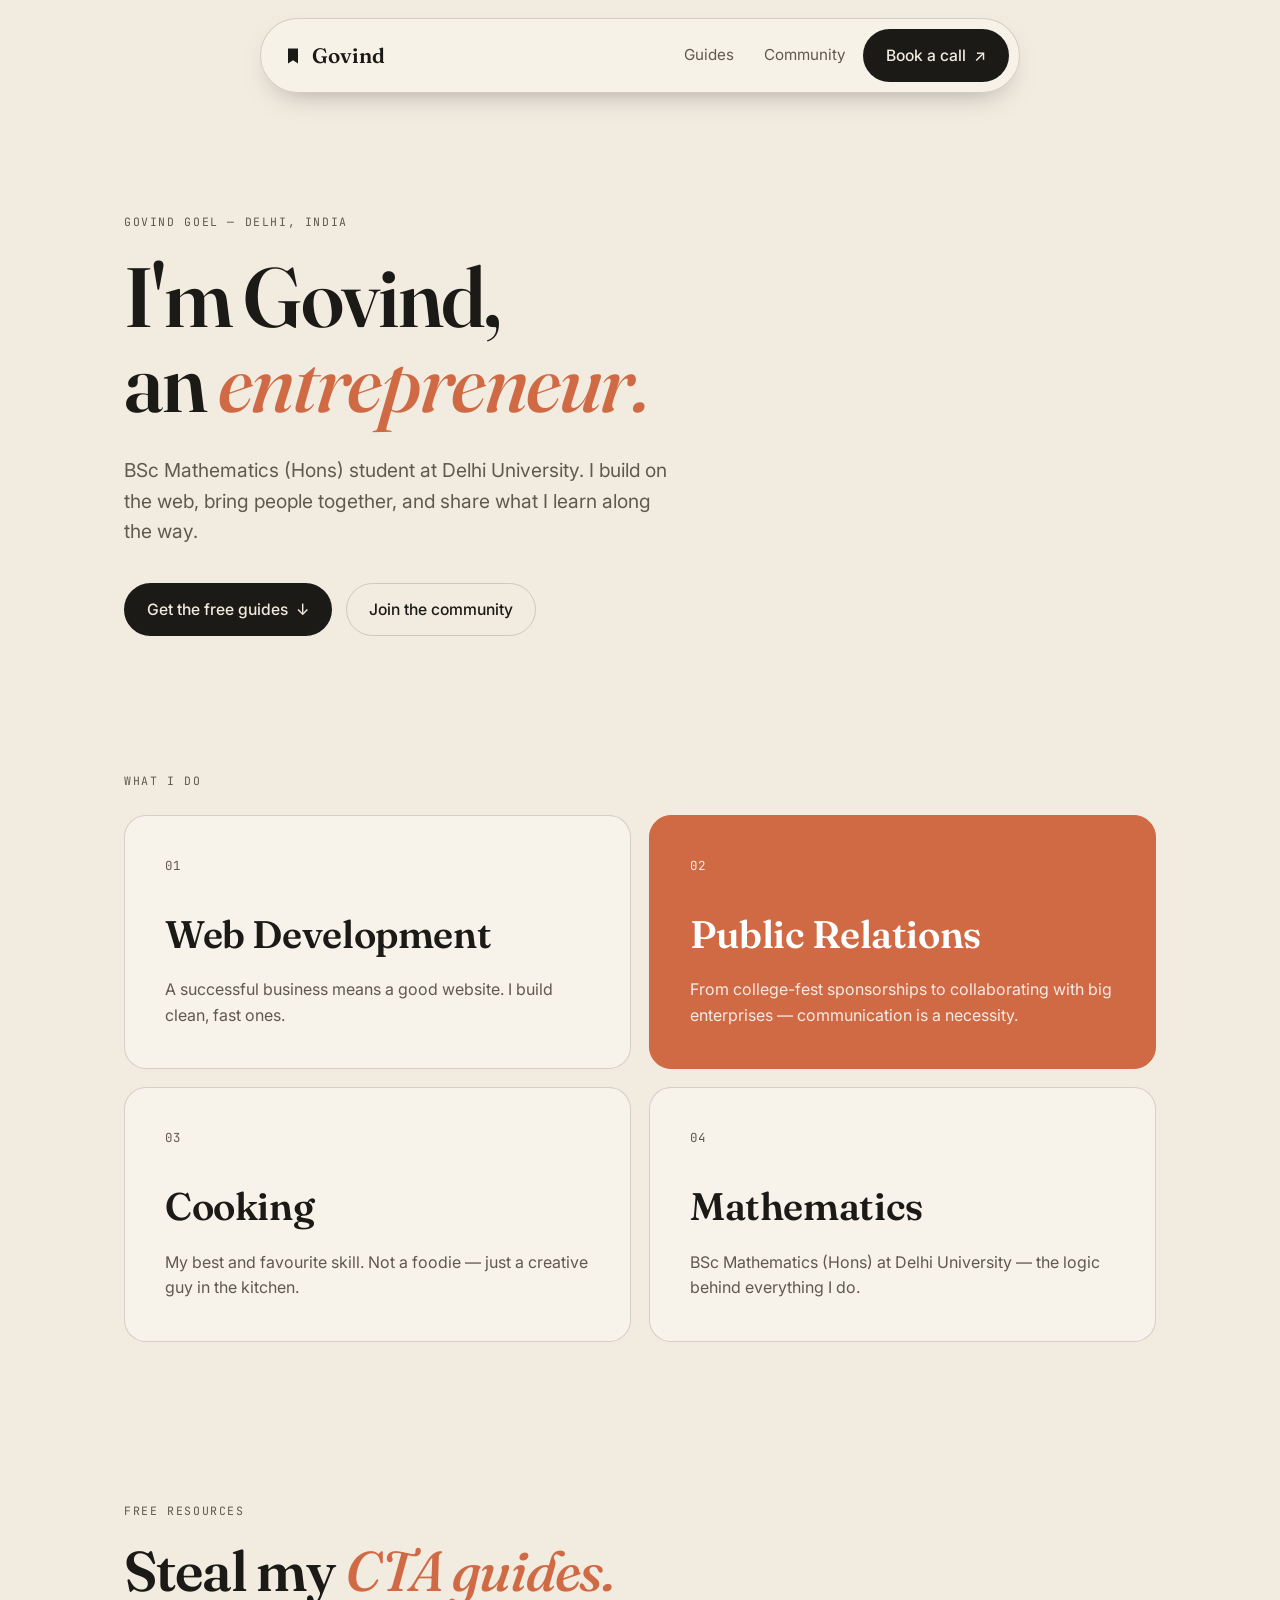
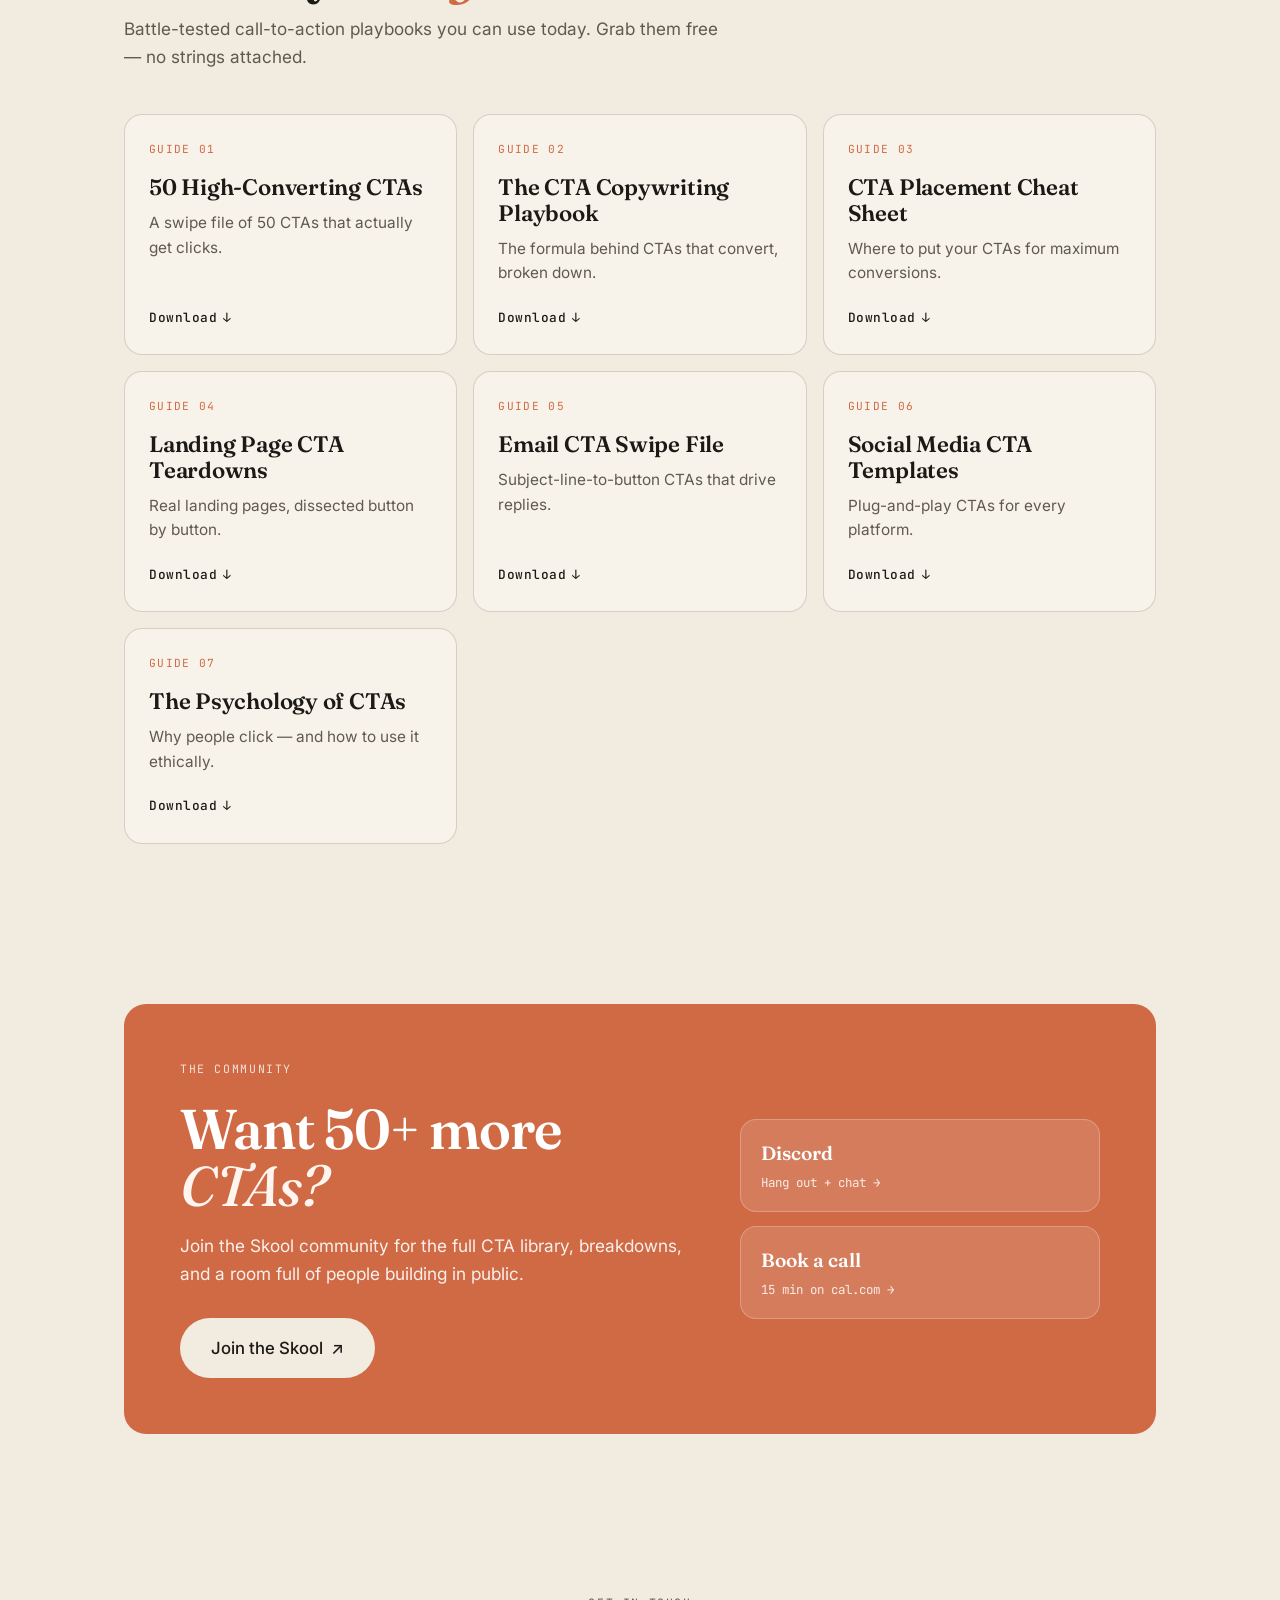
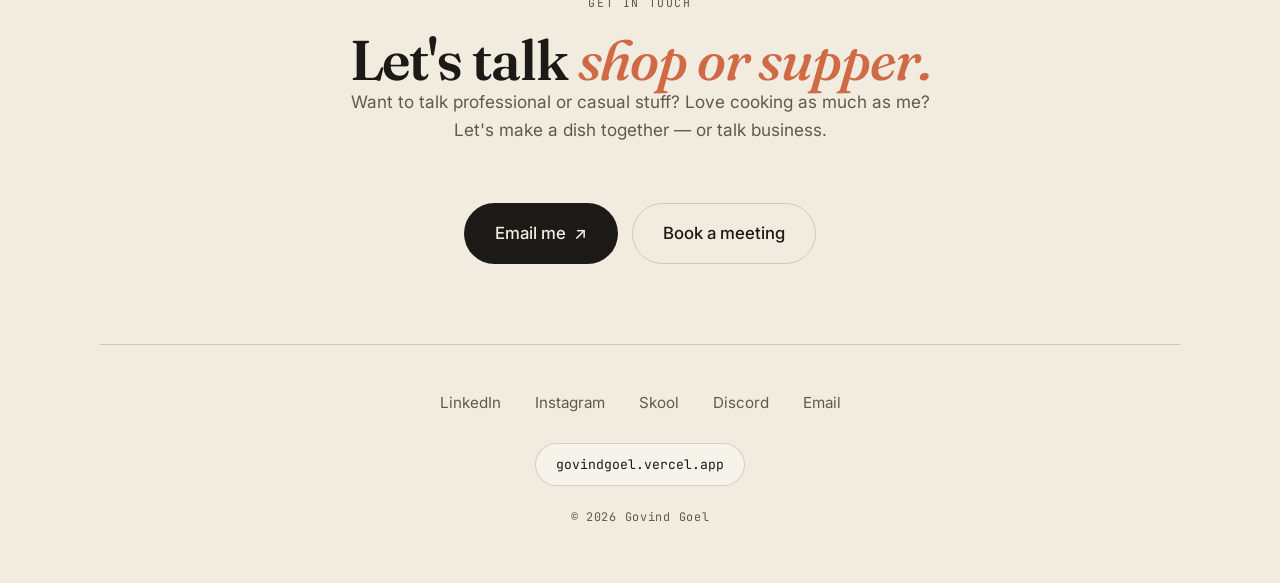
<file: index.html>
<!DOCTYPE html>
<html lang="en" dir="ltr">
  <head>
    <script>
      document.documentElement.classList.add("js");
    </script>
    <meta charset="utf-8" />
    <meta name="viewport" content="width=device-width, initial-scale=1.0" />
    <meta name="description" content="Govind Goel — entrepreneur and BSc Mathematics (Hons) student at Delhi University. Free CTA guides, a Skool community, and a way to get in touch." />
    <meta name="author" content="Govind Goel" />
    <meta property="og:title" content="Govind Goel — Entrepreneur" />
    <meta property="og:description" content="Free CTA guides + a community for people who want more." />
    <meta property="og:type" content="website" />

    <title>Govind Goel — Entrepreneur</title>

    <link rel="icon" type="image/svg+xml" href="favicon.svg" />
    <link rel="preconnect" href="https://fonts.googleapis.com" />
    <link rel="preconnect" href="https://fonts.gstatic.com" crossorigin />
    <link
      href="https://fonts.googleapis.com/css2?family=Fraunces:ital,opsz,wght@0,9..144,400;0,9..144,500;0,9..144,600;0,9..144,700;1,9..144,400;1,9..144,500;1,9..144,600&family=Inter:wght@400;500;600&family=JetBrains+Mono:wght@400;500&display=swap"
      rel="stylesheet"
    />
    <link rel="stylesheet" href="CSS/styles.css" />
  </head>

  <body>
    <!-- Floating pill nav -->
    <header class="nav" id="top">
      <div class="nav__pill">
        <a href="#top" class="brand">
          <svg class="brand__mark" viewBox="0 0 24 24" aria-hidden="true">
            <path d="M6 3h12v18l-6-4-6 4V3z" />
          </svg>
          <span>Govind</span>
        </a>
        <nav class="nav__menu">
          <a href="#guides">Guides</a>
          <a href="#community">Community</a>
          <!-- TODO: replace with your real cal.com link -->
          <a href="https://cal.com/your-handle" target="_blank" rel="noopener" class="btn btn--dark">
            Book a call <span aria-hidden="true">↗</span>
          </a>
        </nav>
      </div>
    </header>

    <main>
      <!-- Hero (real govindgoel.vercel.app content) -->
      <section class="hero">
        <p class="label">Govind Goel — Delhi, India</p>
        <h1 class="display">
          I'm Govind,<br />
          an <em>entrepreneur.</em>
        </h1>
        <p class="hero__lead">
          BSc Mathematics (Hons) student at Delhi University. I build on the web,
          bring people together, and share what I learn along the way.
        </p>
        <div class="hero__actions">
          <a href="#guides" class="btn btn--dark">Get the free guides <span aria-hidden="true">↓</span></a>
          <a href="#community" class="btn btn--outline">Join the community</a>
        </div>
      </section>

      <!-- Skills tiles (real content) -->
      <section class="section" id="about">
        <p class="label section__label">What I do</p>
        <div class="grid">
          <article class="tile">
            <span class="tile__num">01</span>
            <h2 class="tile__title">Web Development</h2>
            <p>A successful business means a good website. I build clean, fast ones.</p>
          </article>

          <article class="tile tile--filled">
            <span class="tile__num">02</span>
            <h2 class="tile__title">Public Relations</h2>
            <p>From college-fest sponsorships to collaborating with big enterprises — communication is a necessity.</p>
          </article>

          <article class="tile">
            <span class="tile__num">03</span>
            <h2 class="tile__title">Cooking</h2>
            <p>My best and favourite skill. Not a foodie — just a creative guy in the kitchen.</p>
          </article>

          <article class="tile">
            <span class="tile__num">04</span>
            <h2 class="tile__title">Mathematics</h2>
            <p>BSc Mathematics (Hons) at Delhi University — the logic behind everything I do.</p>
          </article>
        </div>
      </section>

      <!-- CTA Guides -->
      <section class="section" id="guides">
        <div class="guides__head">
          <p class="label">Free resources</p>
          <h2 class="display display--md">Steal my <em>CTA guides.</em></h2>
          <p class="prose">
            Battle-tested call-to-action playbooks you can use today. Grab them
            free — no strings attached.
          </p>
        </div>

        <div class="guides">
          <!-- TODO: replace titles/descriptions + drop the real PDFs in /guides -->
          <a class="guide" href="guides/guide-1.pdf" download>
            <span class="guide__num">Guide 01</span>
            <h3 class="guide__title">50 High-Converting CTAs</h3>
            <p>A swipe file of 50 CTAs that actually get clicks.</p>
            <span class="guide__dl">Download <span aria-hidden="true">↓</span></span>
          </a>

          <a class="guide" href="guides/guide-2.pdf" download>
            <span class="guide__num">Guide 02</span>
            <h3 class="guide__title">The CTA Copywriting Playbook</h3>
            <p>The formula behind CTAs that convert, broken down.</p>
            <span class="guide__dl">Download <span aria-hidden="true">↓</span></span>
          </a>

          <a class="guide" href="guides/guide-3.pdf" download>
            <span class="guide__num">Guide 03</span>
            <h3 class="guide__title">CTA Placement Cheat Sheet</h3>
            <p>Where to put your CTAs for maximum conversions.</p>
            <span class="guide__dl">Download <span aria-hidden="true">↓</span></span>
          </a>

          <a class="guide" href="guides/guide-4.pdf" download>
            <span class="guide__num">Guide 04</span>
            <h3 class="guide__title">Landing Page CTA Teardowns</h3>
            <p>Real landing pages, dissected button by button.</p>
            <span class="guide__dl">Download <span aria-hidden="true">↓</span></span>
          </a>

          <a class="guide" href="guides/guide-5.pdf" download>
            <span class="guide__num">Guide 05</span>
            <h3 class="guide__title">Email CTA Swipe File</h3>
            <p>Subject-line-to-button CTAs that drive replies.</p>
            <span class="guide__dl">Download <span aria-hidden="true">↓</span></span>
          </a>

          <a class="guide" href="guides/guide-6.pdf" download>
            <span class="guide__num">Guide 06</span>
            <h3 class="guide__title">Social Media CTA Templates</h3>
            <p>Plug-and-play CTAs for every platform.</p>
            <span class="guide__dl">Download <span aria-hidden="true">↓</span></span>
          </a>

          <a class="guide" href="guides/guide-7.pdf" download>
            <span class="guide__num">Guide 07</span>
            <h3 class="guide__title">The Psychology of CTAs</h3>
            <p>Why people click — and how to use it ethically.</p>
            <span class="guide__dl">Download <span aria-hidden="true">↓</span></span>
          </a>
        </div>
      </section>

      <!-- Community callout (Skool) -->
      <section class="section" id="community">
        <div class="callout">
          <div class="callout__body">
            <p class="label label--light">The community</p>
            <h2 class="display display--md">Want 50+ more <em>CTAs?</em></h2>
            <p class="callout__text">
              Join the Skool community for the full CTA library, breakdowns,
              and a room full of people building in public.
            </p>
            <!-- TODO: replace with your real Skool link -->
            <a href="https://www.skool.com/your-community" target="_blank" rel="noopener" class="btn btn--paper btn--lg">
              Join the Skool <span aria-hidden="true">↗</span>
            </a>
          </div>
          <div class="callout__links">
            <!-- TODO: replace with your real Discord invite -->
            <a href="https://discord.gg/your-invite" target="_blank" rel="noopener" class="chip">
              <span class="chip__k">Discord</span>
              <span class="chip__v">Hang out + chat →</span>
            </a>
            <!-- TODO: replace with your real cal.com link -->
            <a href="https://cal.com/your-handle" target="_blank" rel="noopener" class="chip">
              <span class="chip__k">Book a call</span>
              <span class="chip__v">15 min on cal.com →</span>
            </a>
          </div>
        </div>
      </section>

      <!-- Contact (real content) -->
      <section class="section contact" id="contact">
        <p class="label">Get in touch</p>
        <h2 class="display display--md">Let's talk <em>shop or supper.</em></h2>
        <p class="prose prose--center">
          Want to talk professional or casual stuff? Love cooking as much as me?
          Let's make a dish together — or talk business.
        </p>
        <div class="contact__actions">
          <a class="btn btn--dark btn--lg" href="mailto:govindnarayangoel395@gmail.com">
            Email me <span aria-hidden="true">↗</span>
          </a>
          <!-- TODO: replace with your real cal.com link -->
          <a class="btn btn--outline btn--lg" href="https://cal.com/your-handle" target="_blank" rel="noopener">
            Book a meeting
          </a>
        </div>
      </section>
    </main>

    <!-- Footer -->
    <footer class="footer">
      <nav class="footer__links">
        <a href="https://www.linkedin.com/in/govind-goel-08886a194/" target="_blank" rel="noopener">LinkedIn</a>
        <a href="https://www.instagram.com/govind_goel/?hl=en" target="_blank" rel="noopener">Instagram</a>
        <!-- TODO: replace with your real Skool link -->
        <a href="https://www.skool.com/your-community" target="_blank" rel="noopener">Skool</a>
        <!-- TODO: replace with your real Discord invite -->
        <a href="https://discord.gg/your-invite" target="_blank" rel="noopener">Discord</a>
        <a href="mailto:govindnarayangoel395@gmail.com">Email</a>
      </nav>
      <div class="footer__pill">govindgoel.vercel.app</div>
      <p class="footer__copy">© <span id="year">2026</span> Govind Goel</p>
    </footer>

    <script src="js/main.js"></script>
  </body>
</html>
</file>
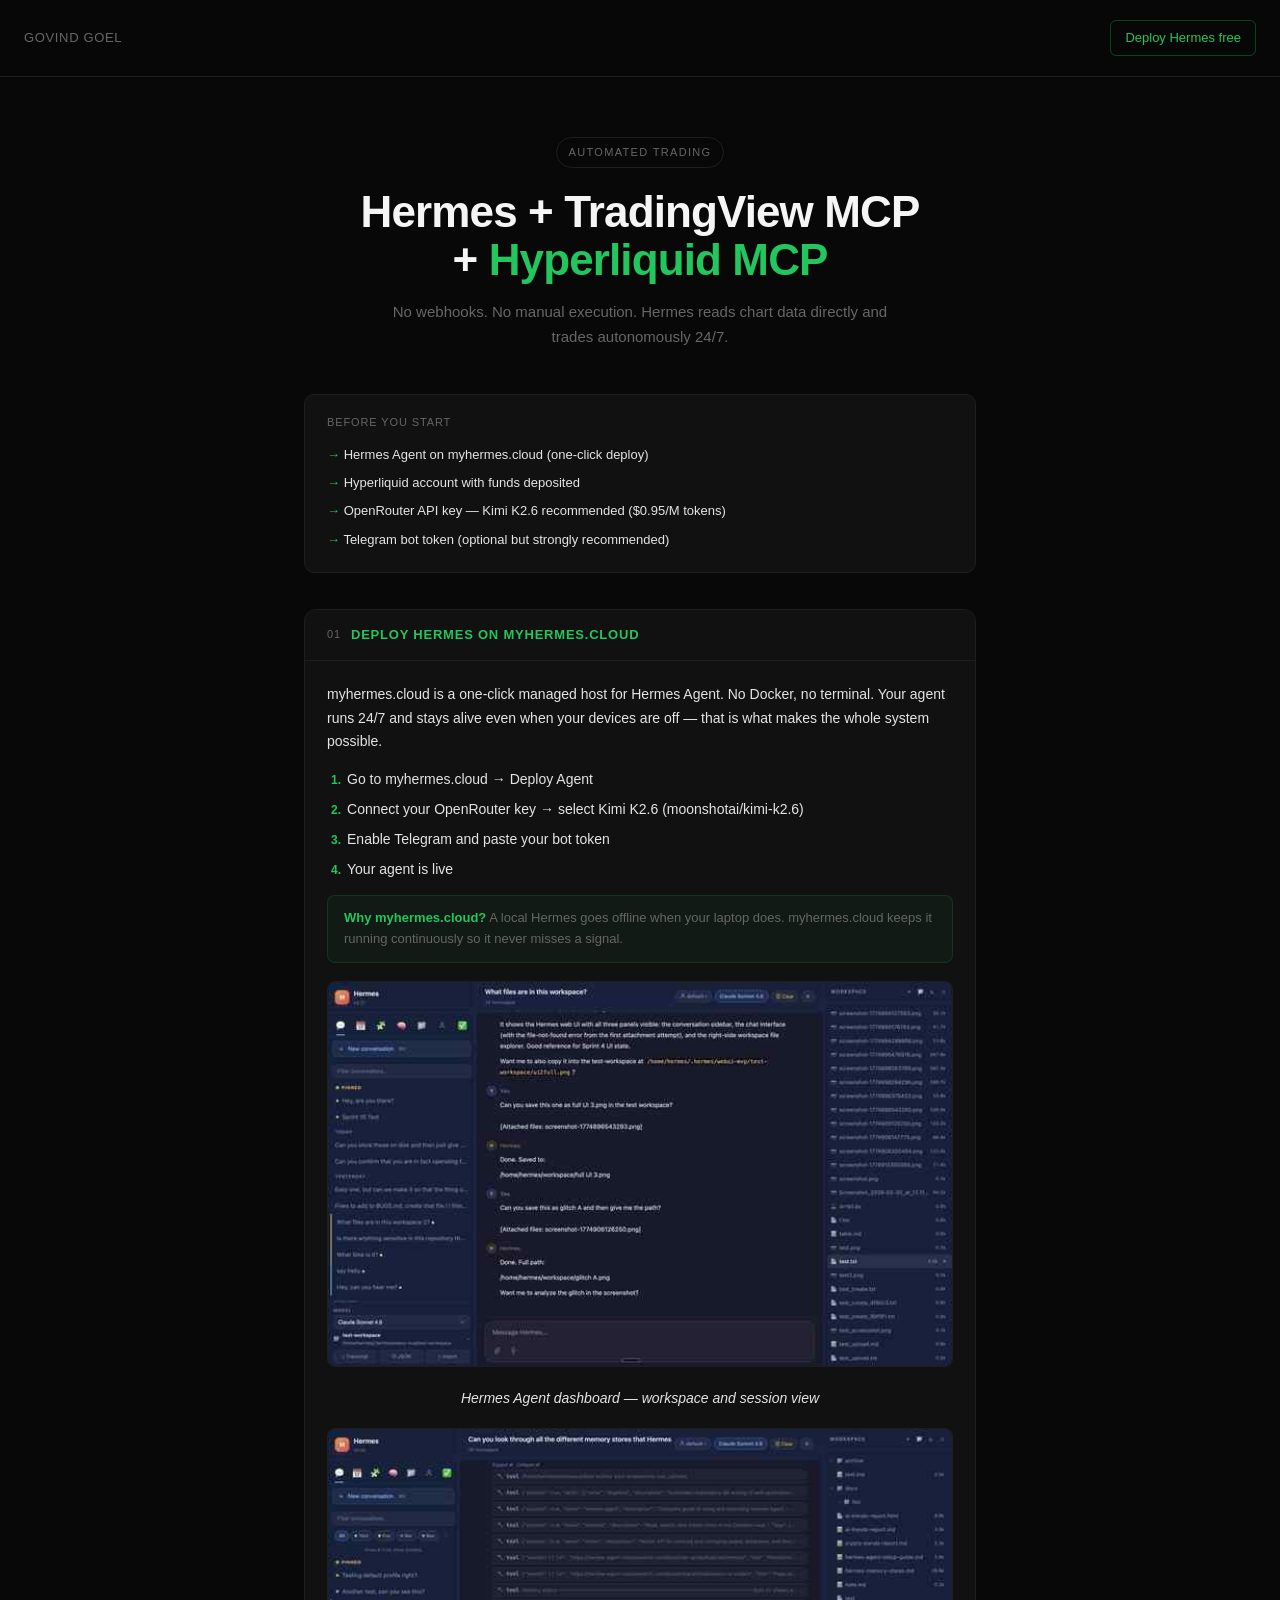
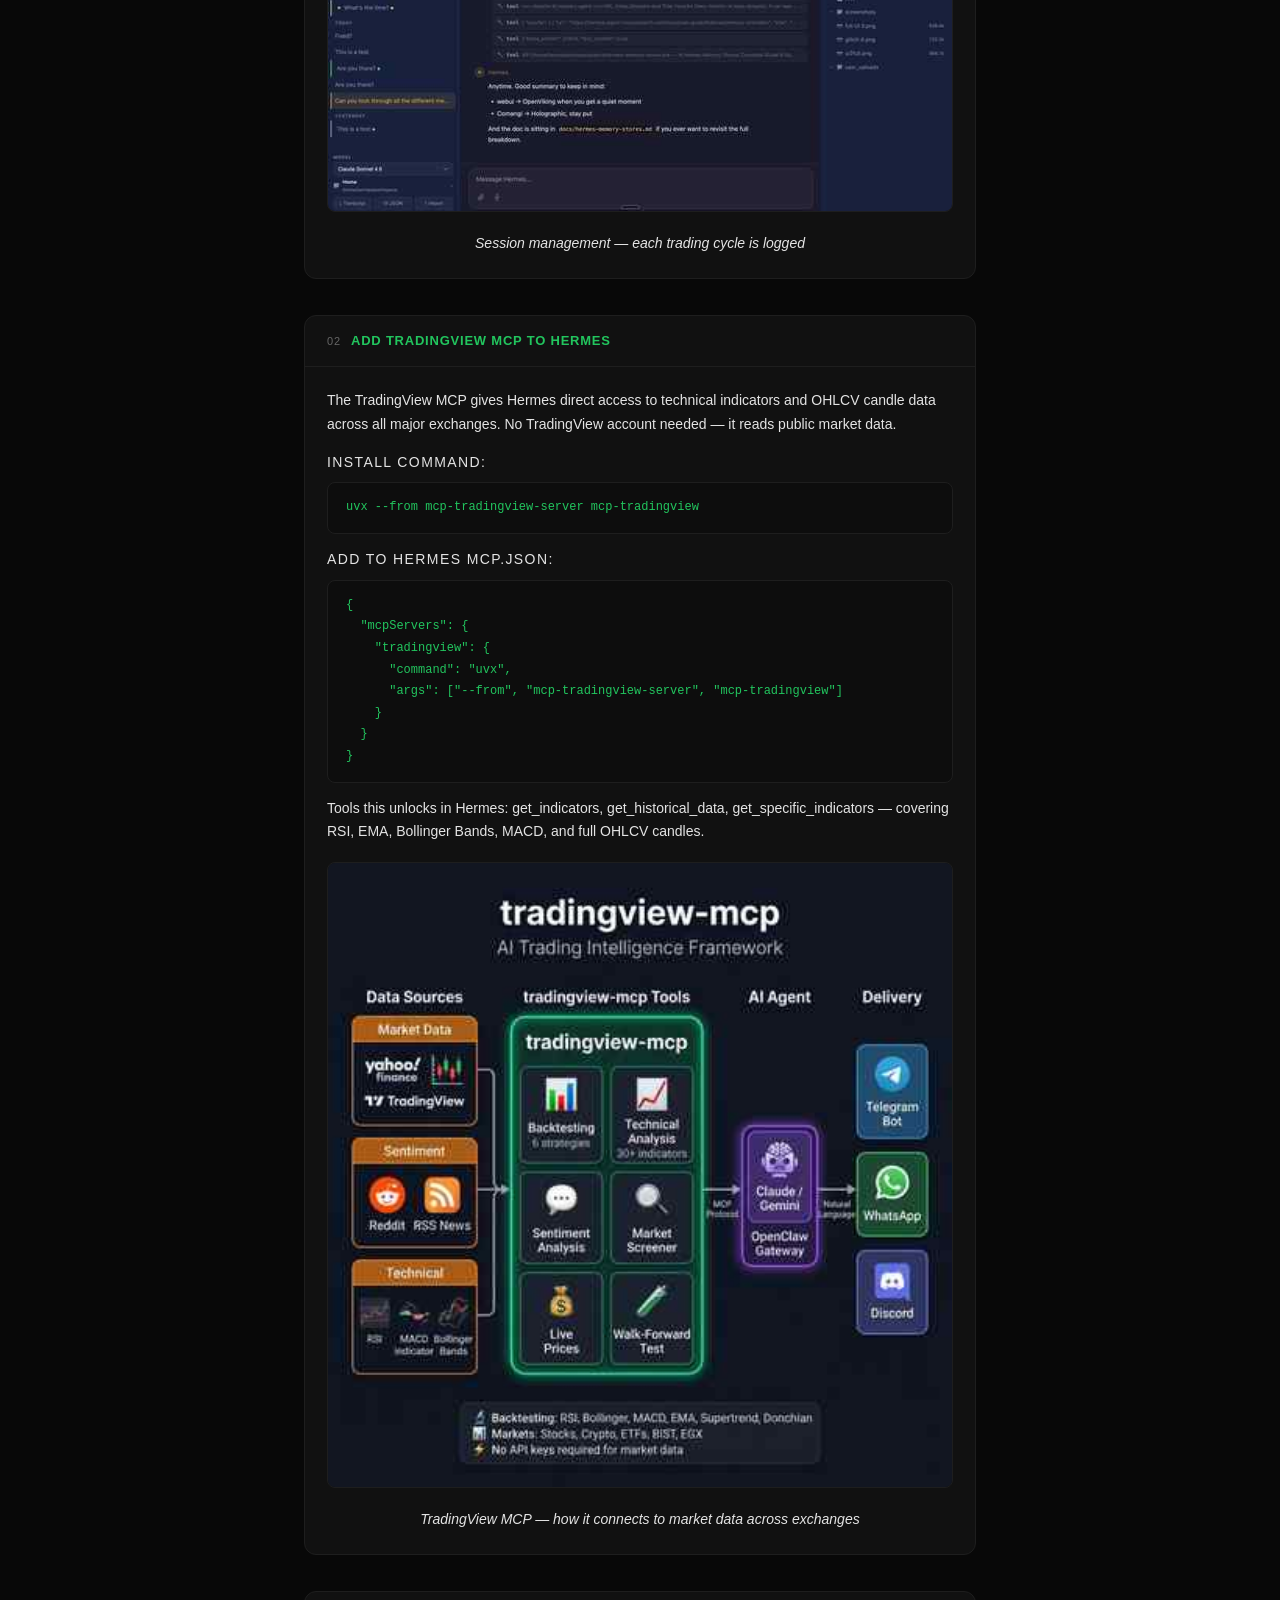
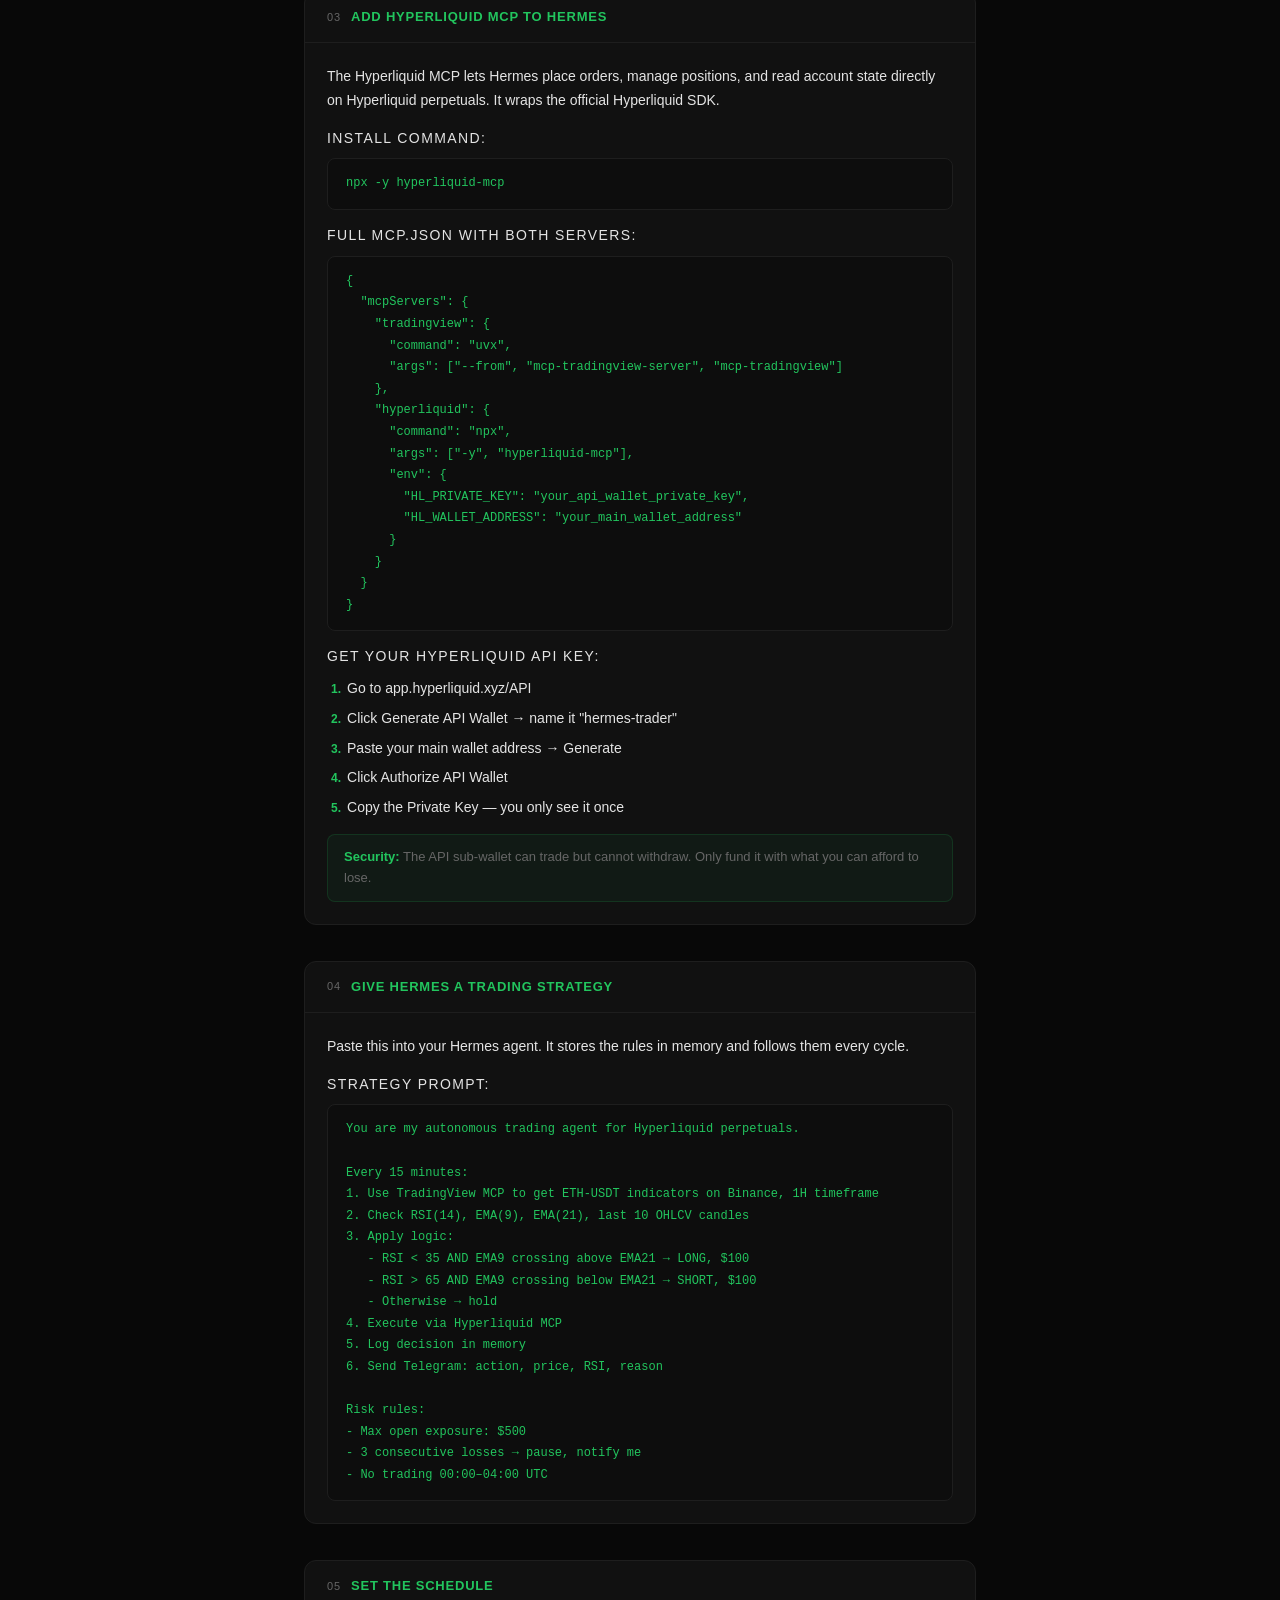
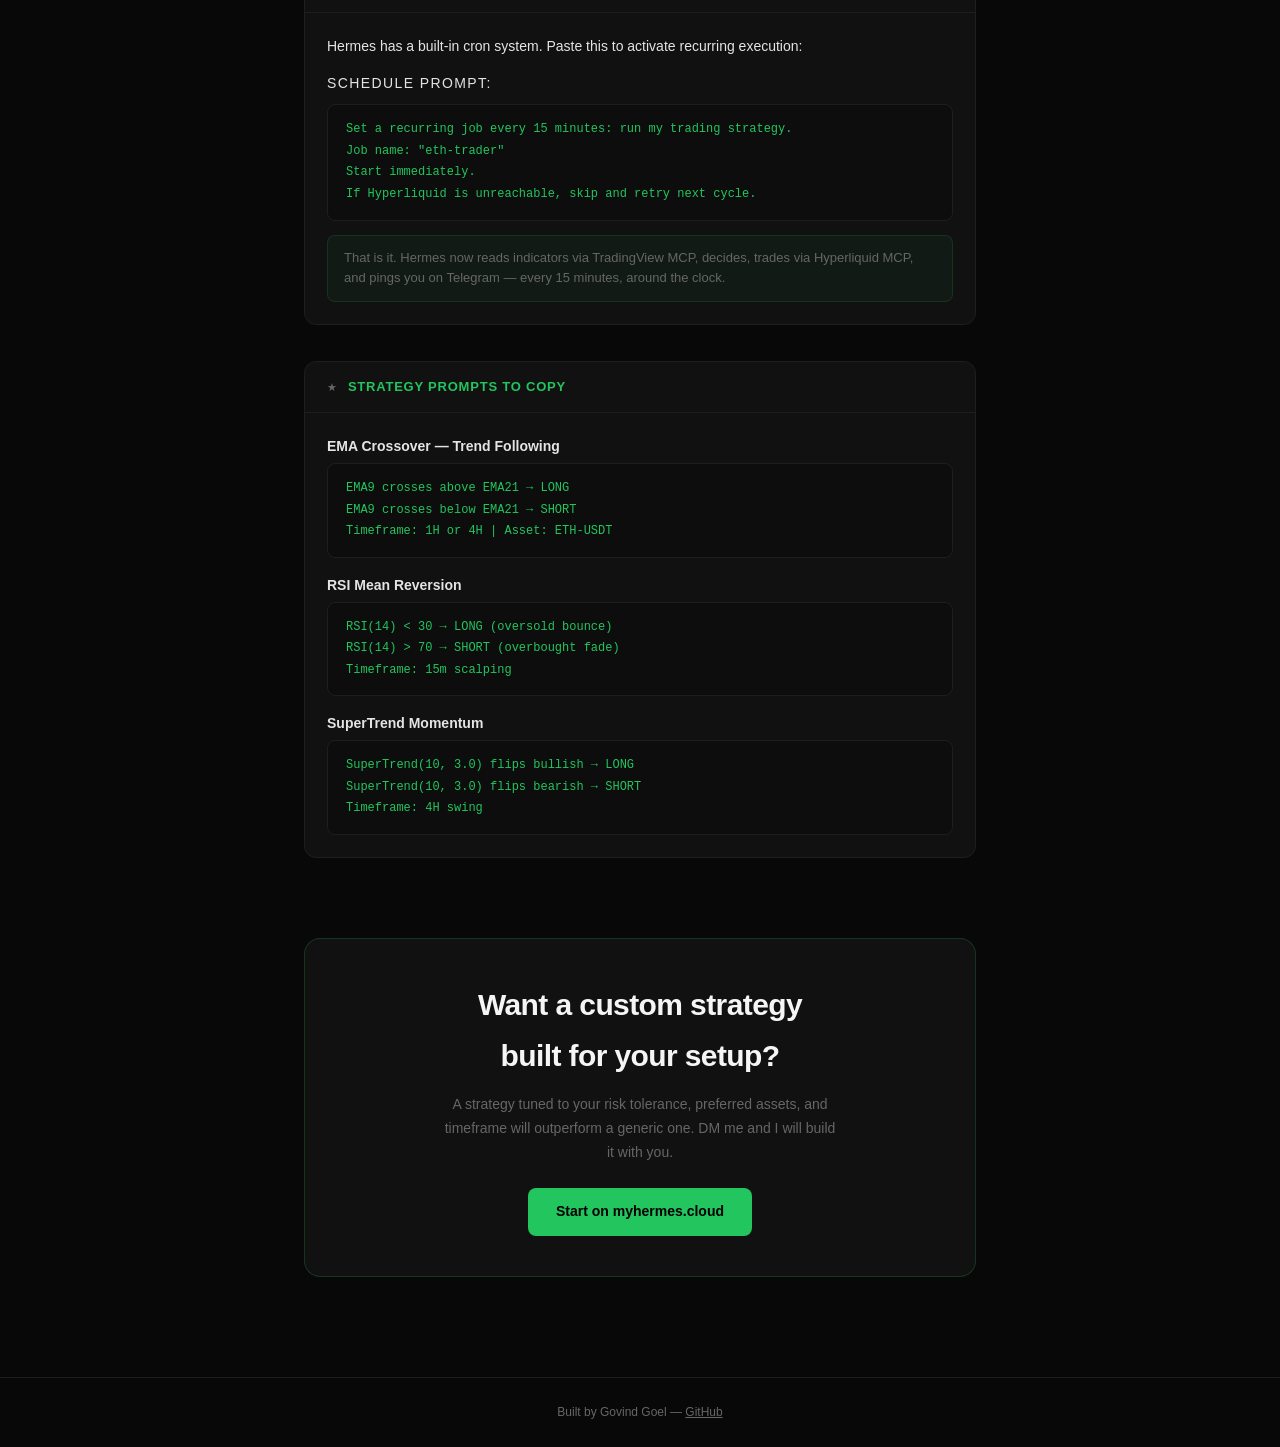
<file: cta/hermes-trading-guide.html>
<!DOCTYPE html>
<html lang="en">
<head>
  <meta charset="UTF-8">
  <meta name="viewport" content="width=device-width, initial-scale=1.0">
  <title>Hermes + TradingView MCP + Hyperliquid MCP — Full Automated Trader</title>
  <style>
    *,*::before,*::after{box-sizing:border-box;margin:0;padding:0}
    body{background:#080808;color:#e4e4e4;font-family:-apple-system,BlinkMacSystemFont,'Segoe UI',sans-serif;font-size:15px;line-height:1.7;-webkit-font-smoothing:antialiased}
    nav{padding:20px 24px;border-bottom:1px solid #1e1e1e;display:flex;align-items:center;justify-content:space-between;position:sticky;top:0;background:rgba(8,8,8,0.92);backdrop-filter:blur(12px);z-index:100}
    .nb{font-size:13px;font-weight:500;letter-spacing:.05em;text-transform:uppercase;color:#666}
    .nc{font-size:13px;color:#22c55e;text-decoration:none;border:1px solid rgba(34,197,94,0.3);padding:6px 14px;border-radius:6px}
    .hero{max-width:720px;margin:0 auto;padding:60px 24px 44px;text-align:center}
    .label{display:inline-block;font-size:11px;letter-spacing:.12em;text-transform:uppercase;color:#666;border:1px solid #1e1e1e;padding:5px 12px;border-radius:100px;margin-bottom:20px}
    h1{font-size:clamp(26px,5vw,44px);font-weight:700;line-height:1.1;letter-spacing:-.02em;color:#f5f5f5;margin-bottom:14px}
    h1 span{color:#22c55e}
    .sub{font-size:15px;color:#666;max-width:520px;margin:0 auto}
    .prereq{max-width:720px;margin:0 auto;padding:0 24px 36px}
    .prereq-box{background:#111;border:1px solid #1e1e1e;border-radius:10px;padding:18px 22px}
    .prereq-box .lbl{font-size:11px;color:#666;text-transform:uppercase;letter-spacing:.08em;margin-bottom:10px}
    .prereq-box li{font-size:13px;list-style:none;padding:3px 0}
    .prereq-box li::before{content:'→ ';color:#22c55e}
    .content{max-width:720px;margin:0 auto;padding:0 24px 80px;display:flex;flex-direction:column;gap:36px}
    .step{background:#111;border:1px solid #1e1e1e;border-radius:12px;overflow:hidden}
    .sh{padding:14px 22px;border-bottom:1px solid #1e1e1e;display:flex;align-items:center;gap:10px}
    .sn{font-size:11px;color:#666;font-weight:500;letter-spacing:.08em}
    .st{font-size:13px;font-weight:600;color:#22c55e;text-transform:uppercase;letter-spacing:.06em}
    .sb{padding:22px;display:flex;flex-direction:column;gap:14px}
    .sb p{font-size:14px;color:#e4e4e4;line-height:1.7}
    .sb ol{padding-left:4px;display:flex;flex-direction:column;gap:6px}
    .sb li{font-size:14px;color:#e4e4e4;list-style:none}
    .sb li .n{color:#22c55e;font-weight:600;font-size:12px;margin-right:6px}
    pre{background:#0d0d0d;border:1px solid #1e1e1e;border-radius:8px;padding:14px 18px;overflow-x:auto;font-size:12px;line-height:1.8;color:#22c55e;font-family:'SF Mono','Fira Code',monospace}
    .lbl2{font-size:11px;text-transform:uppercase;letter-spacing:.1em;color:#666;margin-bottom:-6px}
    .note{background:rgba(34,197,94,0.05);border:1px solid rgba(34,197,94,0.15);border-radius:8px;padding:12px 16px;font-size:13px;color:#666;line-height:1.6}
    .note strong{color:#22c55e}
    img.ss{width:100%;border-radius:8px;border:1px solid #1e1e1e;margin-top:4px}
    .cap{font-size:11px;color:#555;text-align:center;margin-top:6px;font-style:italic}
    .strat{display:flex;flex-direction:column;gap:16px}
    .sname{font-size:13px;font-weight:600;color:#f5f5f5;margin-bottom:4px}
    .conc{max-width:720px;margin:0 auto;padding:0 24px 100px}
    .ci{background:#111;border:1px solid rgba(34,197,94,0.2);border-radius:16px;padding:40px;text-align:center}
    .ci h2{font-size:clamp(20px,4vw,30px);font-weight:700;color:#f5f5f5;margin-bottom:12px;letter-spacing:-.02em}
    .ci p{font-size:14px;color:#666;max-width:400px;margin:0 auto 24px;line-height:1.7}
    .btn{display:inline-flex;align-items:center;padding:12px 28px;border-radius:8px;font-size:14px;font-weight:600;text-decoration:none;background:#22c55e;color:#000}
    footer{border-top:1px solid #1e1e1e;padding:24px;text-align:center}
    footer p{font-size:12px;color:#666}
    @media(max-width:600px){.hero{padding:40px 16px 28px}.content,.prereq,.conc{padding-left:16px;padding-right:16px}.sb{padding:16px}pre{font-size:11px}}
  </style>
</head>
<body>

<nav>
  <span class="nb">Govind Goel</span>
  <a href="https://www.myhermes.cloud" target="_blank" class="nc">Deploy Hermes free</a>
</nav>

<section class="hero">
  <span class="label">Automated Trading</span>
  <h1>Hermes + TradingView MCP<br>+ <span>Hyperliquid MCP</span></h1>
  <p class="sub">No webhooks. No manual execution. Hermes reads chart data directly and trades autonomously 24/7.</p>
</section>

<div class="prereq">
  <div class="prereq-box">
    <p class="lbl">Before you start</p>
    <ul>
      <li>Hermes Agent on myhermes.cloud (one-click deploy)</li>
      <li>Hyperliquid account with funds deposited</li>
      <li>OpenRouter API key — Kimi K2.6 recommended ($0.95/M tokens)</li>
      <li>Telegram bot token (optional but strongly recommended)</li>
    </ul>
  </div>
</div>

<div class="content">

  <div class="step">
    <div class="sh"><span class="sn">01</span><span class="st">Deploy Hermes on myhermes.cloud</span></div>
    <div class="sb">
      <p>myhermes.cloud is a one-click managed host for Hermes Agent. No Docker, no terminal. Your agent runs 24/7 and stays alive even when your devices are off — that is what makes the whole system possible.</p>
      <ol>
        <li><span class="n">1.</span>Go to myhermes.cloud → Deploy Agent</li>
        <li><span class="n">2.</span>Connect your OpenRouter key → select Kimi K2.6 (moonshotai/kimi-k2.6)</li>
        <li><span class="n">3.</span>Enable Telegram and paste your bot token</li>
        <li><span class="n">4.</span>Your agent is live</li>
      </ol>
      <div class="note"><strong>Why myhermes.cloud?</strong> A local Hermes goes offline when your laptop does. myhermes.cloud keeps it running continuously so it never misses a signal.</div>
      <img class="ss" src="[data-uri]" alt="Hermes dashboard">
      <p class="cap">Hermes Agent dashboard — workspace and session view</p>
      <img class="ss" src="[data-uri]" alt="Hermes sessions">
      <p class="cap">Session management — each trading cycle is logged</p>
    </div>
  </div>

  <div class="step">
    <div class="sh"><span class="sn">02</span><span class="st">Add TradingView MCP to Hermes</span></div>
    <div class="sb">
      <p>The TradingView MCP gives Hermes direct access to technical indicators and OHLCV candle data across all major exchanges. No TradingView account needed — it reads public market data.</p>
      <p class="lbl2">Install command:</p>
      <pre>uvx --from mcp-tradingview-server mcp-tradingview</pre>
      <p class="lbl2">Add to Hermes mcp.json:</p>
      <pre>{
  "mcpServers": {
    "tradingview": {
      "command": "uvx",
      "args": ["--from", "mcp-tradingview-server", "mcp-tradingview"]
    }
  }
}</pre>
      <p>Tools this unlocks in Hermes: get_indicators, get_historical_data, get_specific_indicators — covering RSI, EMA, Bollinger Bands, MACD, and full OHLCV candles.</p>
      <img class="ss" src="[data-uri]" alt="TradingView MCP architecture">
      <p class="cap">TradingView MCP — how it connects to market data across exchanges</p>
    </div>
  </div>

  <div class="step">
    <div class="sh"><span class="sn">03</span><span class="st">Add Hyperliquid MCP to Hermes</span></div>
    <div class="sb">
      <p>The Hyperliquid MCP lets Hermes place orders, manage positions, and read account state directly on Hyperliquid perpetuals. It wraps the official Hyperliquid SDK.</p>
      <p class="lbl2">Install command:</p>
      <pre>npx -y hyperliquid-mcp</pre>
      <p class="lbl2">Full mcp.json with both servers:</p>
      <pre>{
  "mcpServers": {
    "tradingview": {
      "command": "uvx",
      "args": ["--from", "mcp-tradingview-server", "mcp-tradingview"]
    },
    "hyperliquid": {
      "command": "npx",
      "args": ["-y", "hyperliquid-mcp"],
      "env": {
        "HL_PRIVATE_KEY": "your_api_wallet_private_key",
        "HL_WALLET_ADDRESS": "your_main_wallet_address"
      }
    }
  }
}</pre>
      <p class="lbl2">Get your Hyperliquid API key:</p>
      <ol>
        <li><span class="n">1.</span>Go to app.hyperliquid.xyz/API</li>
        <li><span class="n">2.</span>Click Generate API Wallet → name it "hermes-trader"</li>
        <li><span class="n">3.</span>Paste your main wallet address → Generate</li>
        <li><span class="n">4.</span>Click Authorize API Wallet</li>
        <li><span class="n">5.</span>Copy the Private Key — you only see it once</li>
      </ol>
      <div class="note"><strong>Security:</strong> The API sub-wallet can trade but cannot withdraw. Only fund it with what you can afford to lose.</div>
    </div>
  </div>

  <div class="step">
    <div class="sh"><span class="sn">04</span><span class="st">Give Hermes a Trading Strategy</span></div>
    <div class="sb">
      <p>Paste this into your Hermes agent. It stores the rules in memory and follows them every cycle.</p>
      <p class="lbl2">Strategy prompt:</p>
      <pre>You are my autonomous trading agent for Hyperliquid perpetuals.

Every 15 minutes:
1. Use TradingView MCP to get ETH-USDT indicators on Binance, 1H timeframe
2. Check RSI(14), EMA(9), EMA(21), last 10 OHLCV candles
3. Apply logic:
   - RSI &lt; 35 AND EMA9 crossing above EMA21 → LONG, $100
   - RSI &gt; 65 AND EMA9 crossing below EMA21 → SHORT, $100
   - Otherwise → hold
4. Execute via Hyperliquid MCP
5. Log decision in memory
6. Send Telegram: action, price, RSI, reason

Risk rules:
- Max open exposure: $500
- 3 consecutive losses → pause, notify me
- No trading 00:00–04:00 UTC</pre>
    </div>
  </div>

  <div class="step">
    <div class="sh"><span class="sn">05</span><span class="st">Set the Schedule</span></div>
    <div class="sb">
      <p>Hermes has a built-in cron system. Paste this to activate recurring execution:</p>
      <p class="lbl2">Schedule prompt:</p>
      <pre>Set a recurring job every 15 minutes: run my trading strategy.
Job name: "eth-trader"
Start immediately.
If Hyperliquid is unreachable, skip and retry next cycle.</pre>
      <div class="note">That is it. Hermes now reads indicators via TradingView MCP, decides, trades via Hyperliquid MCP, and pings you on Telegram — every 15 minutes, around the clock.</div>
    </div>
  </div>

  <div class="step">
    <div class="sh"><span class="sn">★</span><span class="st">Strategy Prompts to Copy</span></div>
    <div class="sb">
      <div class="strat">
        <div>
          <p class="sname">EMA Crossover — Trend Following</p>
          <pre>EMA9 crosses above EMA21 → LONG
EMA9 crosses below EMA21 → SHORT
Timeframe: 1H or 4H | Asset: ETH-USDT</pre>
        </div>
        <div>
          <p class="sname">RSI Mean Reversion</p>
          <pre>RSI(14) &lt; 30 → LONG (oversold bounce)
RSI(14) &gt; 70 → SHORT (overbought fade)
Timeframe: 15m scalping</pre>
        </div>
        <div>
          <p class="sname">SuperTrend Momentum</p>
          <pre>SuperTrend(10, 3.0) flips bullish → LONG
SuperTrend(10, 3.0) flips bearish → SHORT
Timeframe: 4H swing</pre>
        </div>
      </div>
    </div>
  </div>

</div>

<section class="conc">
  <div class="ci">
    <h2>Want a custom strategy<br>built for your setup?</h2>
    <p>A strategy tuned to your risk tolerance, preferred assets, and timeframe will outperform a generic one. DM me and I will build it with you.</p>
    <a href="https://www.myhermes.cloud" target="_blank" class="btn">Start on myhermes.cloud</a>
  </div>
</section>

<footer>
  <p>Built by Govind Goel &mdash; <a href="https://github.com/govindgoel2001" style="color:inherit">GitHub</a></p>
</footer>

</body>
</html>
</file>
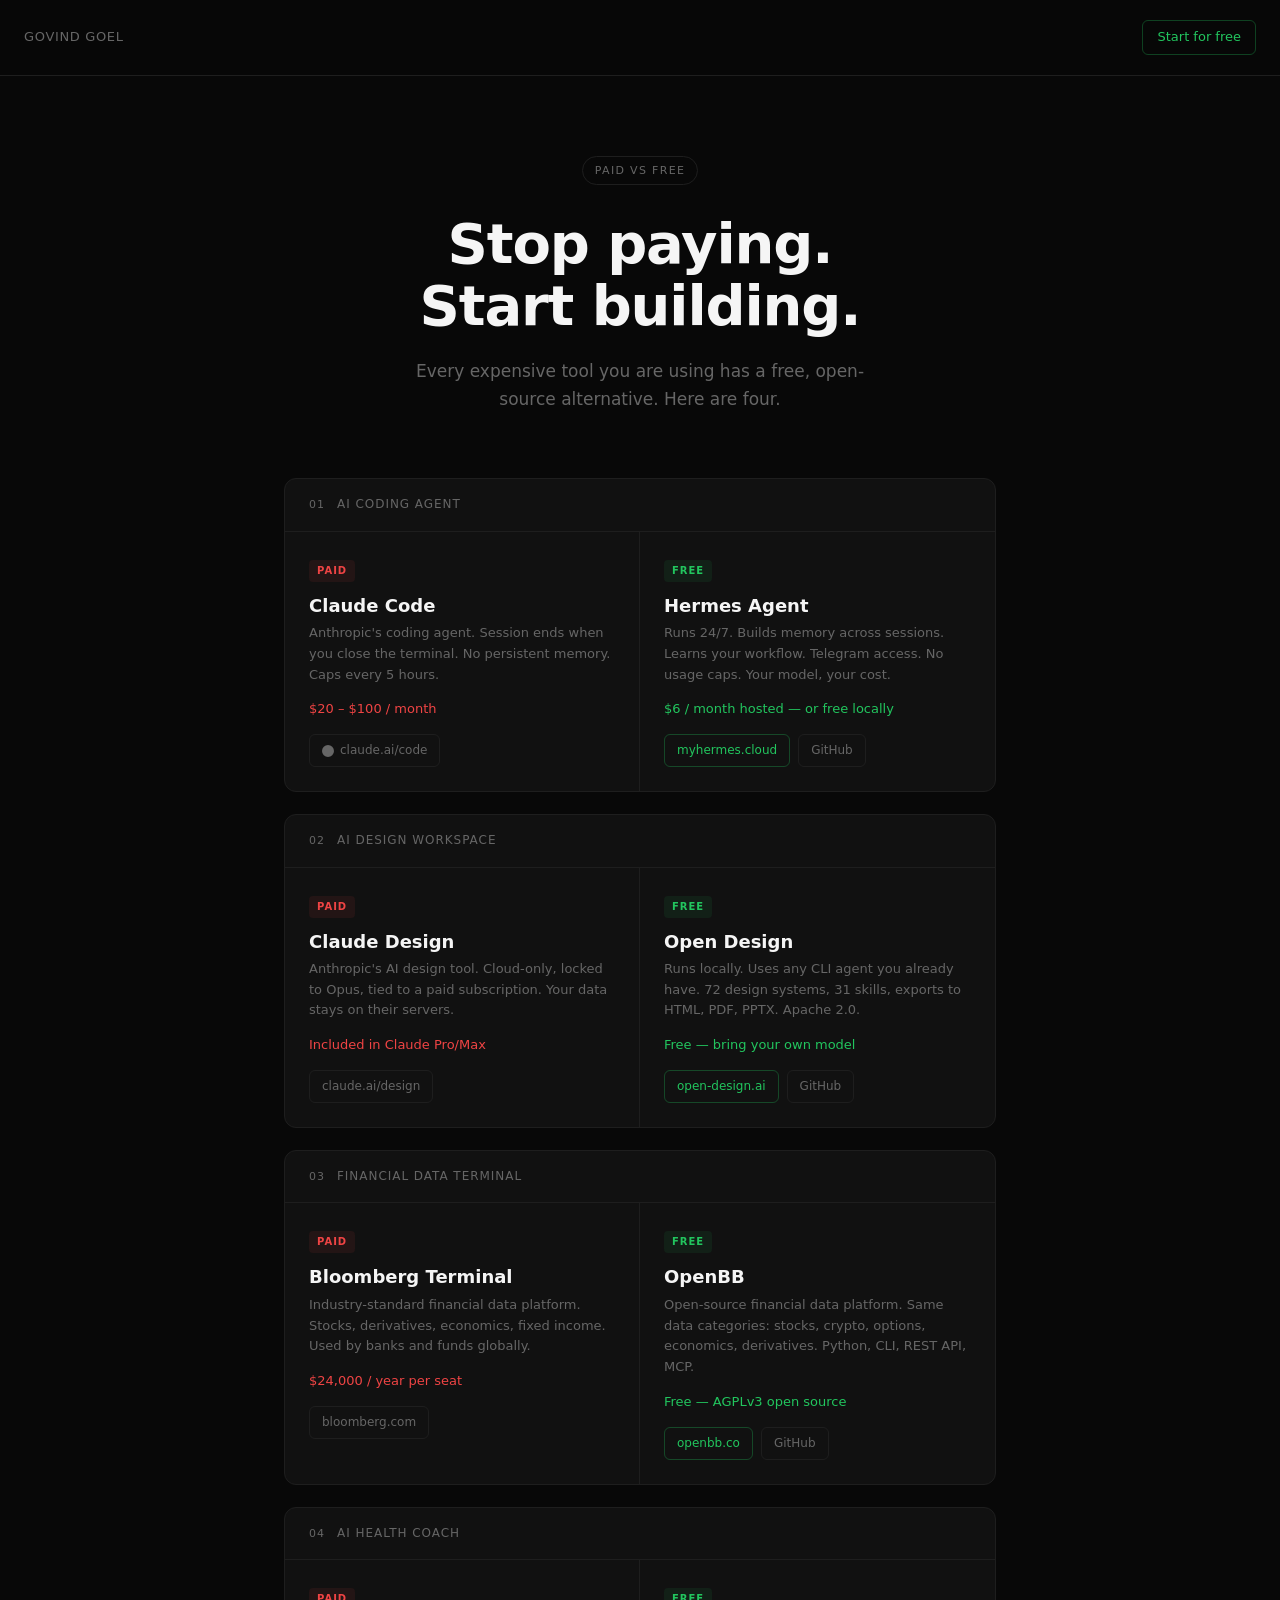
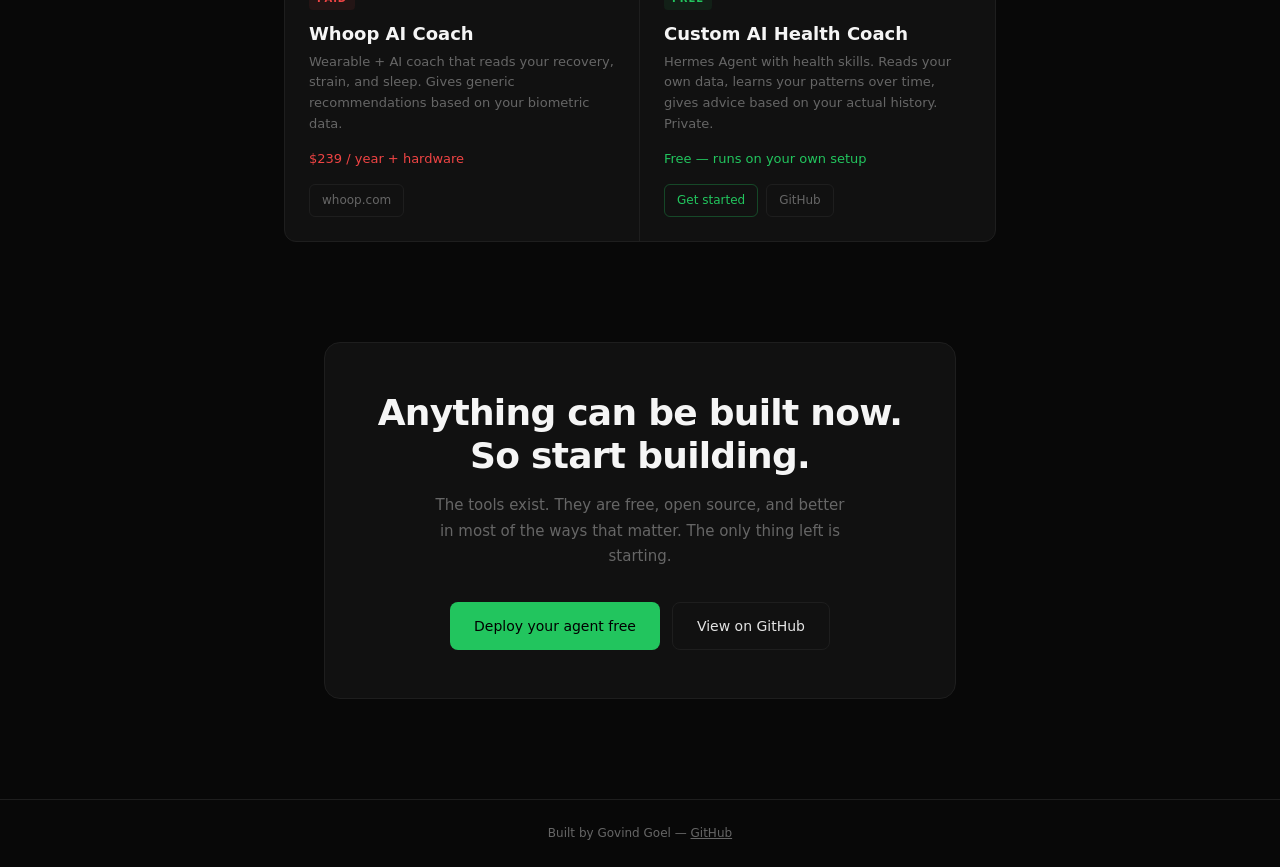
<file: cta/paid-vs-free.html>
<!DOCTYPE html>
<html lang="en">
<head>
  <meta charset="UTF-8">
  <meta name="viewport" content="width=device-width, initial-scale=1.0">
  <title>Stop Paying. Start Building.</title>
  <meta name="description" content="Every expensive tool you are paying for has a free, open-source alternative that does the same job.">
  <style>
    *, *::before, *::after { box-sizing: border-box; margin: 0; padding: 0; }

    :root {
      --bg: #080808;
      --surface: #111111;
      --border: #1e1e1e;
      --text: #e4e4e4;
      --muted: #666666;
      --paid: #ef4444;
      --free: #22c55e;
      --accent: #f5f5f5;
      --tag-paid-bg: rgba(239,68,68,0.08);
      --tag-free-bg: rgba(34,197,94,0.08);
    }

    html { scroll-behavior: smooth; }

    body {
      background: var(--bg);
      color: var(--text);
      font-family: -apple-system, BlinkMacSystemFont, 'Segoe UI', system-ui, sans-serif;
      font-size: 16px;
      line-height: 1.6;
      -webkit-font-smoothing: antialiased;
    }

    /* NAV */
    nav {
      padding: 20px 24px;
      border-bottom: 1px solid var(--border);
      display: flex;
      align-items: center;
      justify-content: space-between;
      position: sticky;
      top: 0;
      background: rgba(8,8,8,0.92);
      backdrop-filter: blur(12px);
      z-index: 100;
    }

    .nav-brand {
      font-size: 13px;
      font-weight: 500;
      letter-spacing: 0.05em;
      text-transform: uppercase;
      color: var(--muted);
    }

    .nav-cta {
      font-size: 13px;
      color: var(--free);
      text-decoration: none;
      border: 1px solid rgba(34,197,94,0.3);
      padding: 6px 14px;
      border-radius: 6px;
      transition: background 0.2s;
    }

    .nav-cta:hover { background: rgba(34,197,94,0.08); }

    /* HERO */
    .hero {
      max-width: 680px;
      margin: 0 auto;
      padding: 80px 24px 64px;
      text-align: center;
    }

    .hero-label {
      display: inline-block;
      font-size: 11px;
      letter-spacing: 0.12em;
      text-transform: uppercase;
      color: var(--muted);
      border: 1px solid var(--border);
      padding: 5px 12px;
      border-radius: 100px;
      margin-bottom: 28px;
    }

    .hero h1 {
      font-size: clamp(32px, 6vw, 56px);
      font-weight: 700;
      line-height: 1.1;
      letter-spacing: -0.02em;
      color: var(--accent);
      margin-bottom: 20px;
    }

    .hero p {
      font-size: 17px;
      color: var(--muted);
      max-width: 480px;
      margin: 0 auto;
      line-height: 1.7;
    }

    /* COMPARISONS */
    .comparisons {
      max-width: 760px;
      margin: 0 auto;
      padding: 0 24px 80px;
      display: flex;
      flex-direction: column;
      gap: 2px;
    }

    .comparison-block {
      background: var(--surface);
      border: 1px solid var(--border);
      border-radius: 12px;
      overflow: hidden;
      margin-bottom: 20px;
    }

    .comparison-block:hover {
      border-color: #2a2a2a;
    }

    .block-header {
      padding: 16px 24px;
      border-bottom: 1px solid var(--border);
      display: flex;
      align-items: center;
      gap: 8px;
    }

    .block-num {
      font-size: 11px;
      color: var(--muted);
      font-weight: 500;
      letter-spacing: 0.08em;
      min-width: 20px;
    }

    .block-category {
      font-size: 12px;
      color: var(--muted);
      text-transform: uppercase;
      letter-spacing: 0.08em;
    }

    .row {
      display: grid;
      grid-template-columns: 1fr 1fr;
      border-bottom: 1px solid var(--border);
    }

    .row:last-child { border-bottom: none; }

    .cell {
      padding: 24px;
    }

    .cell:first-child {
      border-right: 1px solid var(--border);
    }

    .cell-tag {
      display: inline-block;
      font-size: 10px;
      font-weight: 600;
      letter-spacing: 0.1em;
      text-transform: uppercase;
      padding: 3px 8px;
      border-radius: 4px;
      margin-bottom: 12px;
    }

    .tag-paid {
      color: var(--paid);
      background: var(--tag-paid-bg);
    }

    .tag-free {
      color: var(--free);
      background: var(--tag-free-bg);
    }

    .cell-name {
      font-size: 18px;
      font-weight: 600;
      color: var(--accent);
      margin-bottom: 6px;
      line-height: 1.3;
    }

    .cell-desc {
      font-size: 13px;
      color: var(--muted);
      line-height: 1.6;
      margin-bottom: 14px;
    }

    .cell-price {
      font-size: 13px;
      color: var(--paid);
      font-weight: 500;
      margin-bottom: 14px;
    }

    .cell-price.free-price {
      color: var(--free);
    }

    .cell-link {
      display: inline-flex;
      align-items: center;
      gap: 6px;
      font-size: 12px;
      color: var(--muted);
      text-decoration: none;
      border: 1px solid var(--border);
      padding: 6px 12px;
      border-radius: 6px;
      transition: all 0.2s;
    }

    .cell-link:hover {
      color: var(--text);
      border-color: #333;
    }

    .cell-link.primary {
      color: var(--free);
      border-color: rgba(34,197,94,0.3);
    }

    .cell-link.primary:hover {
      background: rgba(34,197,94,0.08);
    }

    .cell-link svg {
      width: 12px;
      height: 12px;
    }

    /* CONCLUSION */
    .conclusion {
      max-width: 680px;
      margin: 0 auto;
      padding: 0 24px 100px;
      text-align: center;
    }

    .conclusion-inner {
      background: var(--surface);
      border: 1px solid var(--border);
      border-radius: 16px;
      padding: 48px 40px;
    }

    .conclusion h2 {
      font-size: clamp(24px, 4vw, 36px);
      font-weight: 700;
      color: var(--accent);
      letter-spacing: -0.02em;
      margin-bottom: 16px;
      line-height: 1.2;
    }

    .conclusion p {
      font-size: 15px;
      color: var(--muted);
      max-width: 420px;
      margin: 0 auto 32px;
      line-height: 1.7;
    }

    .conclusion-links {
      display: flex;
      gap: 12px;
      justify-content: center;
      flex-wrap: wrap;
    }

    .btn {
      display: inline-flex;
      align-items: center;
      gap: 8px;
      padding: 12px 24px;
      border-radius: 8px;
      font-size: 14px;
      font-weight: 500;
      text-decoration: none;
      transition: all 0.2s;
    }

    .btn-primary {
      background: var(--free);
      color: #000;
    }

    .btn-primary:hover { opacity: 0.9; }

    .btn-secondary {
      background: transparent;
      color: var(--text);
      border: 1px solid var(--border);
    }

    .btn-secondary:hover { border-color: #333; }

    /* FOOTER */
    footer {
      border-top: 1px solid var(--border);
      padding: 24px;
      text-align: center;
    }

    footer p {
      font-size: 12px;
      color: var(--muted);
    }

    /* MOBILE */
    @media (max-width: 600px) {
      .row {
        grid-template-columns: 1fr;
      }

      .cell:first-child {
        border-right: none;
        border-bottom: 1px solid var(--border);
      }

      .hero { padding: 48px 20px 40px; }
      .comparisons { padding: 0 20px 60px; }
      .conclusion { padding: 0 20px 60px; }
      .conclusion-inner { padding: 32px 24px; }
    }
  </style>
</head>
<body>

  <nav>
    <span class="nav-brand">Govind Goel</span>
    <a href="https://www.myhermes.cloud" target="_blank" class="nav-cta">Start for free</a>
  </nav>

  <section class="hero">
    <span class="hero-label">Paid vs Free</span>
    <h1>Stop paying.<br>Start building.</h1>
    <p>Every expensive tool you are using has a free, open-source alternative. Here are four.</p>
  </section>

  <section class="comparisons">

    <!-- 1: Claude Code vs Hermes -->
    <div class="comparison-block">
      <div class="block-header">
        <span class="block-num">01</span>
        <span class="block-category">AI Coding Agent</span>
      </div>
      <div class="row">
        <div class="cell">
          <span class="cell-tag tag-paid">Paid</span>
          <div class="cell-name">Claude Code</div>
          <div class="cell-desc">Anthropic's coding agent. Session ends when you close the terminal. No persistent memory. Caps every 5 hours.</div>
          <div class="cell-price">$20 – $100 / month</div>
          <a href="https://claude.ai/code" target="_blank" class="cell-link">
            <svg viewBox="0 0 16 16" fill="currentColor"><path d="M8 0a8 8 0 100 16A8 8 0 008 0zm3.5 7.5h-3v-3a.5.5 0 00-1 0v3h-3a.5.5 0 000 1h3v3a.5.5 0 001 0v-3h3a.5.5 0 000-1z"/></svg>
            claude.ai/code
          </a>
        </div>
        <div class="cell">
          <span class="cell-tag tag-free">Free</span>
          <div class="cell-name">Hermes Agent</div>
          <div class="cell-desc">Runs 24/7. Builds memory across sessions. Learns your workflow. Telegram access. No usage caps. Your model, your cost.</div>
          <div class="cell-price free-price">$6 / month hosted — or free locally</div>
          <div style="display:flex;gap:8px;flex-wrap:wrap;">
            <a href="https://www.myhermes.cloud" target="_blank" class="cell-link primary">myhermes.cloud</a>
            <a href="https://github.com/NousResearch/hermes-agent" target="_blank" class="cell-link">GitHub</a>
          </div>
        </div>
      </div>
    </div>

    <!-- 2: Claude Design vs Open Design -->
    <div class="comparison-block">
      <div class="block-header">
        <span class="block-num">02</span>
        <span class="block-category">AI Design Workspace</span>
      </div>
      <div class="row">
        <div class="cell">
          <span class="cell-tag tag-paid">Paid</span>
          <div class="cell-name">Claude Design</div>
          <div class="cell-desc">Anthropic's AI design tool. Cloud-only, locked to Opus, tied to a paid subscription. Your data stays on their servers.</div>
          <div class="cell-price">Included in Claude Pro/Max</div>
          <a href="https://claude.ai/design" target="_blank" class="cell-link">claude.ai/design</a>
        </div>
        <div class="cell">
          <span class="cell-tag tag-free">Free</span>
          <div class="cell-name">Open Design</div>
          <div class="cell-desc">Runs locally. Uses any CLI agent you already have. 72 design systems, 31 skills, exports to HTML, PDF, PPTX. Apache 2.0.</div>
          <div class="cell-price free-price">Free — bring your own model</div>
          <div style="display:flex;gap:8px;flex-wrap:wrap;">
            <a href="https://open-design.ai" target="_blank" class="cell-link primary">open-design.ai</a>
            <a href="https://github.com/nexu-io/open-design" target="_blank" class="cell-link">GitHub</a>
          </div>
        </div>
      </div>
    </div>

    <!-- 3: Bloomberg vs OpenBB -->
    <div class="comparison-block">
      <div class="block-header">
        <span class="block-num">03</span>
        <span class="block-category">Financial Data Terminal</span>
      </div>
      <div class="row">
        <div class="cell">
          <span class="cell-tag tag-paid">Paid</span>
          <div class="cell-name">Bloomberg Terminal</div>
          <div class="cell-desc">Industry-standard financial data platform. Stocks, derivatives, economics, fixed income. Used by banks and funds globally.</div>
          <div class="cell-price">$24,000 / year per seat</div>
          <a href="https://www.bloomberg.com/professional/products/bloomberg-terminal/" target="_blank" class="cell-link">bloomberg.com</a>
        </div>
        <div class="cell">
          <span class="cell-tag tag-free">Free</span>
          <div class="cell-name">OpenBB</div>
          <div class="cell-desc">Open-source financial data platform. Same data categories: stocks, crypto, options, economics, derivatives. Python, CLI, REST API, MCP.</div>
          <div class="cell-price free-price">Free — AGPLv3 open source</div>
          <div style="display:flex;gap:8px;flex-wrap:wrap;">
            <a href="https://openbb.co" target="_blank" class="cell-link primary">openbb.co</a>
            <a href="https://github.com/OpenBB-finance/OpenBB" target="_blank" class="cell-link">GitHub</a>
          </div>
        </div>
      </div>
    </div>

    <!-- 4: Whoop vs Custom Health Coach -->
    <div class="comparison-block">
      <div class="block-header">
        <span class="block-num">04</span>
        <span class="block-category">AI Health Coach</span>
      </div>
      <div class="row">
        <div class="cell">
          <span class="cell-tag tag-paid">Paid</span>
          <div class="cell-name">Whoop AI Coach</div>
          <div class="cell-desc">Wearable + AI coach that reads your recovery, strain, and sleep. Gives generic recommendations based on your biometric data.</div>
          <div class="cell-price">$239 / year + hardware</div>
          <a href="https://www.whoop.com" target="_blank" class="cell-link">whoop.com</a>
        </div>
        <div class="cell">
          <span class="cell-tag tag-free">Free</span>
          <div class="cell-name">Custom AI Health Coach</div>
          <div class="cell-desc">Hermes Agent with health skills. Reads your own data, learns your patterns over time, gives advice based on your actual history. Private.</div>
          <div class="cell-price free-price">Free — runs on your own setup</div>
          <div style="display:flex;gap:8px;flex-wrap:wrap;">
            <a href="https://www.myhermes.cloud" target="_blank" class="cell-link primary">Get started</a>
            <a href="https://github.com/NousResearch/hermes-agent" target="_blank" class="cell-link">GitHub</a>
          </div>
        </div>
      </div>
    </div>

  </section>

  <section class="conclusion">
    <div class="conclusion-inner">
      <h2>Anything can be built now.<br>So start building.</h2>
      <p>The tools exist. They are free, open source, and better in most of the ways that matter. The only thing left is starting.</p>
      <div class="conclusion-links">
        <a href="https://www.myhermes.cloud" target="_blank" class="btn btn-primary">Deploy your agent free</a>
        <a href="https://github.com/NousResearch/hermes-agent" target="_blank" class="btn btn-secondary">View on GitHub</a>
      </div>
    </div>
  </section>

  <footer>
    <p>Built by Govind Goel &mdash; <a href="https://github.com/govindgoel2001" style="color:inherit">GitHub</a></p>
  </footer>

</body>
</html>
</file>
<file: CSS/styles.css>
/* ============================================================
   Govind Goel — warm editorial design
   (inspired by the trymemoir.ai / Claude aesthetic)
   ============================================================ */

:root {
  --paper: #f1ebe0;
  --paper-2: #f7f3ea;
  --ink: #1c1a16;
  --ink-soft: #5f594e;
  --clay: #cf6a45;
  --clay-deep: #b9573a;
  --line: rgba(28, 26, 22, 0.16);
  --dark: #1f1c18;
  --radius: 22px;
  --container: 1080px;
  --serif: "Fraunces", "Georgia", serif;
  --sans: "Inter", system-ui, -apple-system, "Segoe UI", sans-serif;
  --mono: "JetBrains Mono", ui-monospace, "SF Mono", monospace;
  --ease: cubic-bezier(0.22, 1, 0.36, 1);
}

* {
  box-sizing: border-box;
}
html {
  scroll-behavior: smooth;
  -webkit-text-size-adjust: 100%;
}
body {
  margin: 0;
  background: var(--paper);
  color: var(--ink);
  font-family: var(--sans);
  font-size: 17px;
  line-height: 1.6;
  -webkit-font-smoothing: antialiased;
  overflow-x: hidden;
}
img {
  max-width: 100%;
  display: block;
}
a {
  color: inherit;
  text-decoration: none;
}

/* ---------- Shared ---------- */
.label {
  font-family: var(--mono);
  text-transform: uppercase;
  letter-spacing: 0.14em;
  font-size: 0.72rem;
  color: var(--ink-soft);
  margin: 0 0 22px;
}

.display {
  font-family: var(--serif);
  font-weight: 600;
  font-size: clamp(2.6rem, 8vw, 5.25rem);
  line-height: 1.02;
  letter-spacing: -0.02em;
  margin: 0;
}
.display em {
  font-style: italic;
  font-weight: 500;
  color: var(--clay);
}
.display--md {
  font-size: clamp(2.1rem, 6vw, 3.5rem);
}

.prose {
  font-family: var(--sans);
  color: var(--ink-soft);
  font-size: 1.075rem;
  max-width: 54ch;
  margin: 0 0 18px;
}
.prose--center {
  margin-inline: auto;
  text-align: center;
}

.section {
  max-width: var(--container);
  margin-inline: auto;
  padding: clamp(40px, 7vw, 80px) 24px;
}

/* ---------- Buttons ---------- */
.btn {
  display: inline-flex;
  align-items: center;
  gap: 8px;
  font-family: var(--sans);
  font-weight: 500;
  font-size: 0.98rem;
  padding: 13px 22px;
  border-radius: 999px;
  border: 1px solid transparent;
  cursor: pointer;
  transition: transform 0.25s var(--ease), background 0.25s, color 0.25s,
    border-color 0.25s;
}
.btn--dark {
  background: var(--ink);
  color: var(--paper);
}
.btn--dark:hover {
  background: var(--clay);
  transform: translateY(-2px);
}
.btn--outline {
  border-color: var(--line);
  color: var(--ink);
}
.btn--outline:hover {
  border-color: var(--ink);
  transform: translateY(-2px);
}
.btn--lg {
  padding: 16px 30px;
  font-size: 1.05rem;
}

/* ---------- Nav ---------- */
.nav {
  position: sticky;
  top: 18px;
  z-index: 50;
  padding-inline: 16px;
  margin-top: 18px;
}
.nav__pill {
  max-width: 760px;
  margin-inline: auto;
  display: flex;
  align-items: center;
  justify-content: space-between;
  gap: 16px;
  background: rgba(247, 243, 234, 0.82);
  backdrop-filter: blur(12px);
  border: 1px solid var(--line);
  border-radius: 999px;
  padding: 10px 10px 10px 22px;
  box-shadow: 0 12px 30px -18px rgba(28, 26, 22, 0.5);
}
.brand {
  display: inline-flex;
  align-items: center;
  gap: 9px;
  font-family: var(--serif);
  font-weight: 600;
  font-size: 1.3rem;
}
.brand__mark {
  width: 20px;
  height: 20px;
  fill: var(--ink);
}
.nav__menu {
  display: flex;
  align-items: center;
  gap: 6px;
}
.nav__menu > a:not(.btn) {
  font-size: 0.95rem;
  color: var(--ink-soft);
  padding: 8px 12px;
  border-radius: 999px;
  transition: color 0.2s;
}
.nav__menu > a:not(.btn):hover {
  color: var(--ink);
}
@media (max-width: 600px) {
  .nav__menu > a:not(.btn) {
    display: none;
  }
}

/* ---------- Hero ---------- */
.hero {
  max-width: var(--container);
  margin-inline: auto;
  padding: clamp(56px, 11vw, 120px) 24px clamp(30px, 5vw, 56px);
}
.hero__lead {
  font-family: var(--sans);
  color: var(--ink-soft);
  font-size: 1.2rem;
  max-width: 46ch;
  margin: 30px 0 0;
}
.hero__actions {
  margin-top: 36px;
  display: flex;
  gap: 14px;
  flex-wrap: wrap;
}

/* ---------- Numbered tiles ---------- */
.grid {
  display: grid;
  grid-template-columns: 1fr 1fr;
  gap: 18px;
}
.tile {
  background: var(--paper-2);
  border: 1px solid var(--line);
  border-radius: var(--radius);
  padding: clamp(26px, 3.5vw, 40px);
  min-height: 230px;
  display: flex;
  flex-direction: column;
  transition: transform 0.3s var(--ease), box-shadow 0.3s;
}
.tile:hover {
  transform: translateY(-4px);
  box-shadow: 0 22px 40px -28px rgba(28, 26, 22, 0.55);
}
.tile__num {
  font-family: var(--mono);
  font-size: 0.78rem;
  letter-spacing: 0.1em;
  color: var(--ink-soft);
  margin-bottom: auto;
}
.tile__title {
  font-family: var(--serif);
  font-weight: 600;
  font-size: clamp(1.7rem, 3.5vw, 2.4rem);
  letter-spacing: -0.01em;
  margin: 28px 0 12px;
}
.tile p {
  margin: 0;
  color: var(--ink-soft);
  font-size: 1rem;
}
.tile--filled {
  background: var(--clay);
  border-color: var(--clay);
  color: #fdf3ee;
}
.tile--filled .tile__num,
.tile--filled p {
  color: rgba(255, 255, 255, 0.86);
}
.tile--filled .tile__title {
  color: #fff;
}
.section__label {
  margin-bottom: 24px;
}

/* ---------- Buttons (paper variant) ---------- */
.btn--paper {
  background: var(--paper);
  color: var(--ink);
}
.btn--paper:hover {
  background: #fff;
  transform: translateY(-2px);
}

/* ---------- CTA guides ---------- */
.guides__head {
  max-width: 640px;
  margin-bottom: 44px;
}
.guides__head .display--md {
  margin-bottom: 16px;
}
.guides {
  display: grid;
  grid-template-columns: repeat(auto-fill, minmax(260px, 1fr));
  gap: 16px;
}
.guide {
  display: flex;
  flex-direction: column;
  background: var(--paper-2);
  border: 1px solid var(--line);
  border-radius: 18px;
  padding: 26px 24px;
  min-height: 188px;
  transition: transform 0.3s var(--ease), box-shadow 0.3s, border-color 0.3s;
}
.guide:hover {
  transform: translateY(-4px);
  border-color: rgba(207, 106, 69, 0.55);
  box-shadow: 0 22px 40px -28px rgba(28, 26, 22, 0.55);
}
.guide__num {
  font-family: var(--mono);
  font-size: 0.7rem;
  letter-spacing: 0.12em;
  text-transform: uppercase;
  color: var(--clay);
  margin-bottom: 16px;
}
.guide__title {
  font-family: var(--serif);
  font-weight: 600;
  font-size: 1.4rem;
  line-height: 1.15;
  letter-spacing: -0.01em;
  margin: 0 0 10px;
}
.guide p {
  margin: 0 0 auto;
  color: var(--ink-soft);
  font-size: 0.96rem;
}
.guide__dl {
  margin-top: 22px;
  font-family: var(--mono);
  font-size: 0.8rem;
  font-weight: 500;
  letter-spacing: 0.04em;
  color: var(--ink);
  display: inline-flex;
  align-items: center;
  gap: 6px;
  transition: gap 0.25s var(--ease), color 0.25s;
}
.guide:hover .guide__dl {
  color: var(--clay);
  gap: 12px;
}

/* ---------- Community callout ---------- */
.callout {
  background: var(--clay);
  color: #fdf3ee;
  border-radius: var(--radius);
  padding: clamp(30px, 5vw, 56px);
  display: grid;
  grid-template-columns: 1.4fr 1fr;
  gap: clamp(28px, 5vw, 56px);
  align-items: center;
}
.label--light {
  color: rgba(255, 255, 255, 0.8);
}
.callout .display em {
  color: #fff5ef;
  font-style: italic;
}
.callout .display {
  color: #fff;
}
.callout__text {
  color: rgba(255, 255, 255, 0.9);
  font-size: 1.08rem;
  max-width: 46ch;
  margin: 18px 0 30px;
}
.callout__links {
  display: flex;
  flex-direction: column;
  gap: 14px;
}
.chip {
  display: flex;
  flex-direction: column;
  gap: 4px;
  background: rgba(255, 255, 255, 0.12);
  border: 1px solid rgba(255, 255, 255, 0.25);
  border-radius: 16px;
  padding: 18px 20px;
  transition: background 0.25s, transform 0.25s var(--ease);
}
.chip:hover {
  background: rgba(255, 255, 255, 0.2);
  transform: translateY(-2px);
}
.chip__k {
  font-family: var(--serif);
  font-weight: 600;
  font-size: 1.2rem;
  color: #fff;
}
.chip__v {
  font-family: var(--mono);
  font-size: 0.78rem;
  color: rgba(255, 255, 255, 0.85);
}

/* ---------- Contact actions ---------- */
.contact__actions {
  display: flex;
  gap: 14px;
  justify-content: center;
  flex-wrap: wrap;
  margin-top: 30px;
}

/* ---------- Dark panel ---------- */
.panel {
  background: var(--dark);
  border-radius: var(--radius);
  padding: clamp(26px, 4vw, 48px);
  display: flex;
  flex-direction: column;
  gap: 20px;
}
.panel__bar {
  display: flex;
  gap: 8px;
}
.panel__bar span {
  width: 11px;
  height: 11px;
  border-radius: 50%;
  background: rgba(255, 255, 255, 0.18);
}
.panel__bar span:first-child {
  background: var(--clay);
}
.panel__lines {
  display: flex;
  flex-direction: column;
  gap: 12px;
}
.panel__lines i {
  height: 9px;
  border-radius: 6px;
  background: rgba(255, 255, 255, 0.09);
  display: block;
}
.panel__box {
  border: 1px solid rgba(207, 106, 69, 0.6);
  border-radius: 12px;
  padding: 20px 22px;
  background: rgba(207, 106, 69, 0.08);
}
.panel__box code {
  font-family: var(--mono);
  font-size: 1rem;
  line-height: 1.9;
  color: #efe7da;
}
.panel__box .dot {
  display: inline-block;
  width: 7px;
  height: 7px;
  border-radius: 50%;
  background: var(--clay);
  margin-right: 8px;
  vertical-align: middle;
}
.panel__box .arrow {
  color: var(--clay);
  margin-right: 8px;
}

/* ---------- Editorial about ---------- */
.editorial {
  display: grid;
  grid-template-columns: 1.5fr 1fr;
  gap: clamp(28px, 5vw, 64px);
  align-items: center;
}
.editorial__main .display--md {
  margin-bottom: 24px;
}
.meter {
  margin-top: 30px;
  display: flex;
  align-items: center;
  gap: 14px;
  font-family: var(--mono);
  font-size: 0.74rem;
  text-transform: uppercase;
  letter-spacing: 0.12em;
  color: var(--ink-soft);
}
.meter__track {
  flex: 0 0 90px;
  height: 6px;
  border-radius: 6px;
  background: var(--line);
  overflow: hidden;
}
.meter__track i {
  display: block;
  height: 100%;
  width: 80%;
  background: var(--clay);
}
.editorial__card {
  background: var(--paper-2);
  border: 1px solid var(--line);
  border-radius: var(--radius);
  padding: 22px;
  text-align: center;
}
.editorial__card img {
  width: 130px;
  height: 130px;
  object-fit: cover;
  border-radius: 50%;
  margin: 6px auto 18px;
  border: 1px solid var(--line);
}
.editorial__caption {
  font-family: var(--serif);
  font-size: 1.15rem;
  font-weight: 600;
  margin: 0;
  line-height: 1.4;
}
.editorial__caption span {
  font-family: var(--mono);
  font-size: 0.72rem;
  font-weight: 400;
  letter-spacing: 0.1em;
  text-transform: uppercase;
  color: var(--ink-soft);
}

/* ---------- Contact ---------- */
.contact {
  text-align: center;
}
.contact .label {
  margin-bottom: 18px;
}
.contact .btn {
  margin-top: 30px;
}

/* ---------- Footer ---------- */
.footer {
  max-width: var(--container);
  margin: 0 auto;
  padding: 40px 24px 56px;
  text-align: center;
  border-top: 1px solid var(--line);
  display: flex;
  flex-direction: column;
  align-items: center;
  gap: 22px;
}
.footer__links {
  display: flex;
  gap: 10px;
  flex-wrap: wrap;
  justify-content: center;
}
.footer__links a {
  color: var(--ink-soft);
  font-size: 0.95rem;
  padding: 6px 12px;
  border-radius: 999px;
  transition: color 0.2s;
}
.footer__links a:hover {
  color: var(--clay);
}
.footer__pill {
  font-family: var(--mono);
  font-size: 0.82rem;
  background: var(--paper-2);
  border: 1px solid var(--line);
  border-radius: 999px;
  padding: 10px 20px;
}
.footer__copy {
  font-family: var(--mono);
  font-size: 0.74rem;
  color: var(--ink-soft);
  margin: 0;
  letter-spacing: 0.06em;
}

/* ---------- Reveal (progressive enhancement) ---------- */
.js .reveal {
  opacity: 0;
  transform: translateY(22px);
  transition: opacity 0.7s var(--ease), transform 0.7s var(--ease);
}
.js .reveal.is-visible {
  opacity: 1;
  transform: none;
}

/* ---------- Responsive ---------- */
@media (max-width: 760px) {
  .grid {
    grid-template-columns: 1fr;
  }
  .callout {
    grid-template-columns: 1fr;
  }
  .hero__actions .btn {
    flex: 1 1 auto;
    justify-content: center;
  }
}

@media (prefers-reduced-motion: reduce) {
  * {
    animation: none !important;
    scroll-behavior: auto;
  }
  .js .reveal {
    opacity: 1;
    transform: none;
  }
}
</file>
